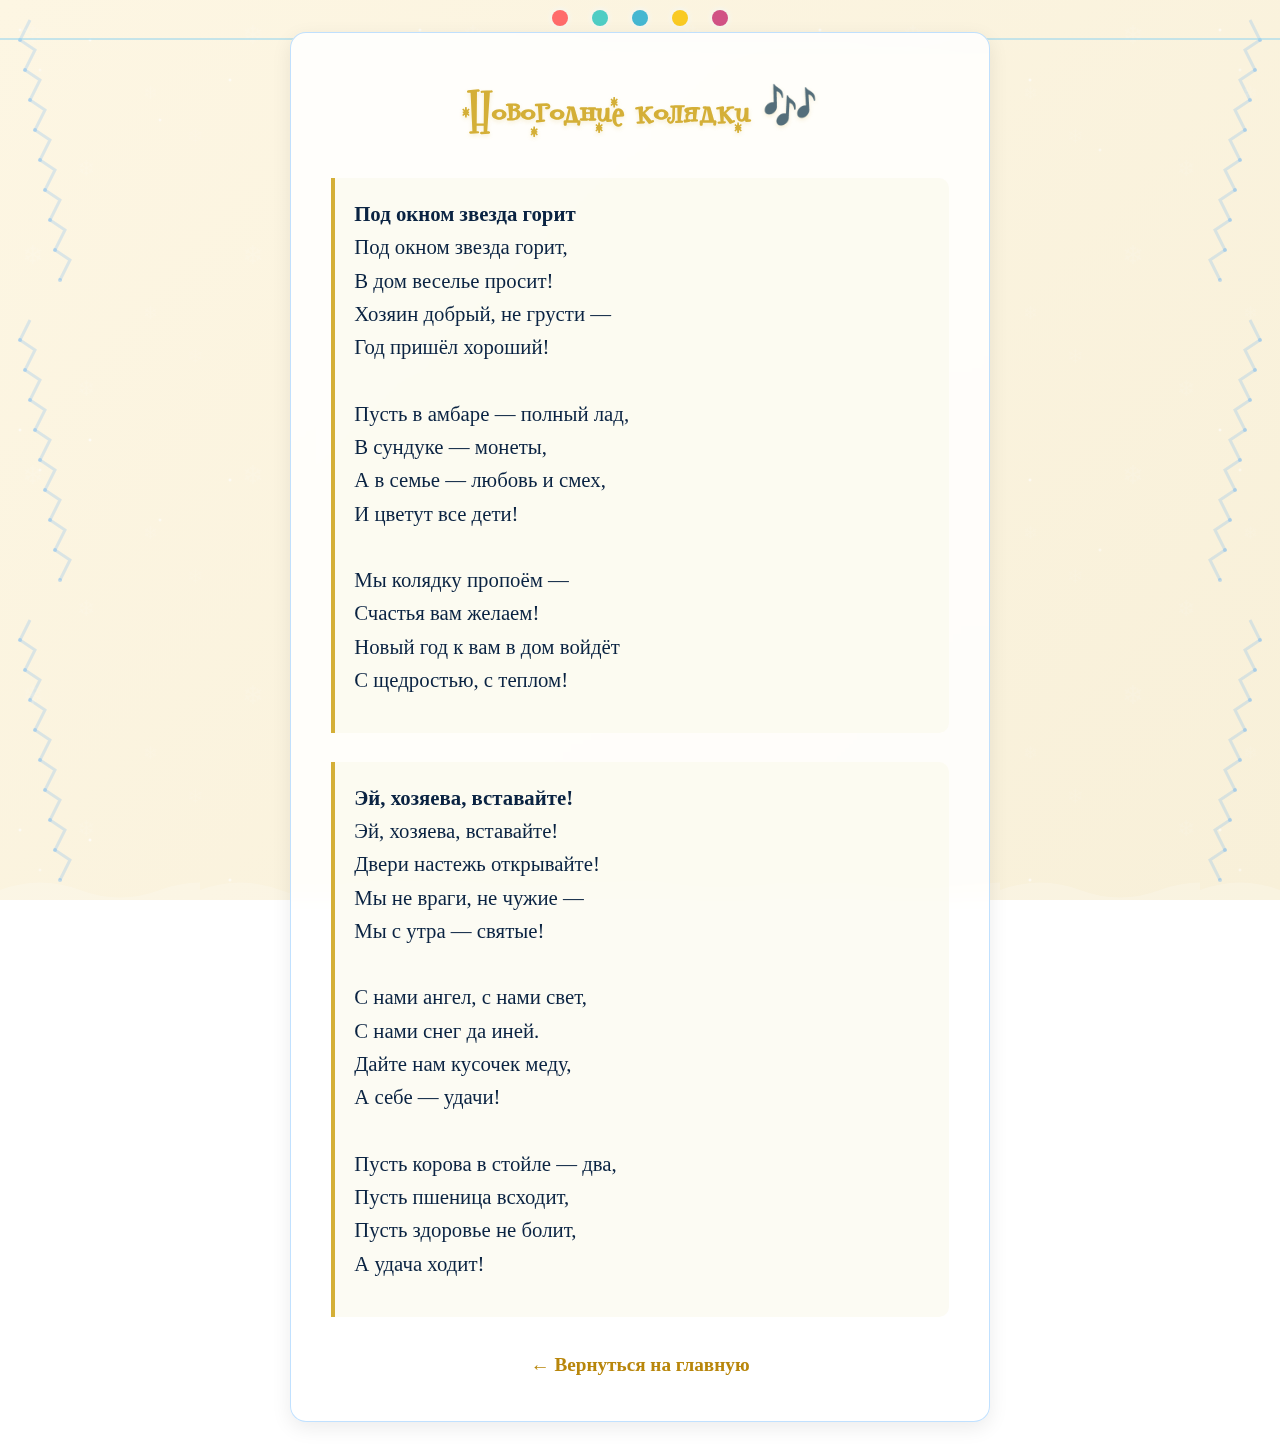
<file: kolyadki.html>
<!DOCTYPE html>
<html lang="ru">
<head>
  <meta charset="UTF-8">
  <meta name="viewport" content="width=device-width, initial-scale=1.0">
  <title>Новогодние колядки</title>
  <link rel="stylesheet" href="style.css">
  <style>
    body {
      background: linear-gradient(135deg, #fdf6e3, #f8f0d9) fixed;
      position: relative;
    }
    .content {
      max-width: 700px;
      margin: 0 auto;
      padding: 2.5rem;
      background: rgba(255, 255, 255, 0.85);
      border-radius: 16px;
      box-shadow: 0 6px 20px rgba(0, 0, 0, 0.08);
      position: relative;
      z-index: 20;
    }
    h1 {
      font-family: 'Pudelinka', cursive;
      font-size: 2.8rem;
      color: #d4af37;
      text-align: center;
      margin-bottom: 1.8rem;
      text-shadow: 0 2px 4px rgba(212, 175, 55, 0.2);
    }
    .carol {
      margin: 1.8rem 0;
      padding: 1.2rem;
      background: rgba(250, 248, 235, 0.6);
      border-left: 4px solid #d4af37;
      border-radius: 0 10px 10px 0;
      font-size: 1.3rem;
      line-height: 1.6;
      color: #333;
    }
    .back-link {
      display: block;
      text-align: center;
      margin-top: 2rem;
      font-size: 1.2rem;
      color: #b8860b;
      font-weight: bold;
      text-decoration: none;
    }
    .back-link:hover {
      text-decoration: underline;
    }
  </style>
</head>
<body>

  <!-- Гирлянда и снег (копия из index.html) -->
  <div class="garland">
    <div class="bulb"></div>
    <div class="bulb"></div>
    <div class="bulb"></div>
    <div class="bulb"></div>
    <div class="bulb"></div>
  </div>
  <div class="snowflakes" id="snow"></div>

  <div class="content">
    <h1>Новогодние колядки 🎶</h1>

    <div class="carol">
      <p><strong>Под окном звезда горит</strong><br>
      Под окном звезда горит,<br>
      В дом веселье просит!<br>
      Хозяин добрый, не грусти —<br>
      Год пришёл хороший!<br><br>

      Пусть в амбаре — полный лад,<br>
      В сундуке — монеты,<br>
      А в семье — любовь и смех,<br>
      И цветут все дети!<br><br>

      Мы колядку пропоём —<br>
      Счастья вам желаем!<br>
      Новый год к вам в дом войдёт<br>
      С щедростью, с теплом!</p>
    </div>

    <div class="carol">
      <p><strong>Эй, хозяева, вставайте!</strong><br>
      Эй, хозяева, вставайте!<br>
      Двери настежь открывайте!<br>
      Мы не враги, не чужие —<br>
      Мы с утра — святые!<br><br>

      С нами ангел, с нами свет,<br>
      С нами снег да иней.<br>
      Дайте нам кусочек меду,<br>
      А себе — удачи!<br><br>

      Пусть корова в стойле — два,<br>
      Пусть пшеница всходит,<br>
      Пусть здоровье не болит,<br>
      А удача ходит!</p>
    </div>

    <a href="index.html" class="back-link">← Вернуться на главную</a>
  </div>

  <!-- Скрипт снега -->
  <script>
    const snowContainer = document.getElementById('snow');
    for (let i = 0; i < 100; i++) {
      const flake = document.createElement('div');
      flake.classList.add('snowflake');
      const size = Math.random() * 5 + 2;
      const posX = Math.random() * 100;
      const duration = Math.random() * 8 + 6;
      const delay = Math.random() * 5;
      flake.style.width = `${size}px`;
      flake.style.height = `${size}px`;
      flake.style.left = `${posX}vw`;
      flake.style.animationDuration = `${duration}s`;
      flake.style.animationDelay = `${delay}s`;
      snowContainer.appendChild(flake);
    }
  </script>
</body>
</html>
</file>
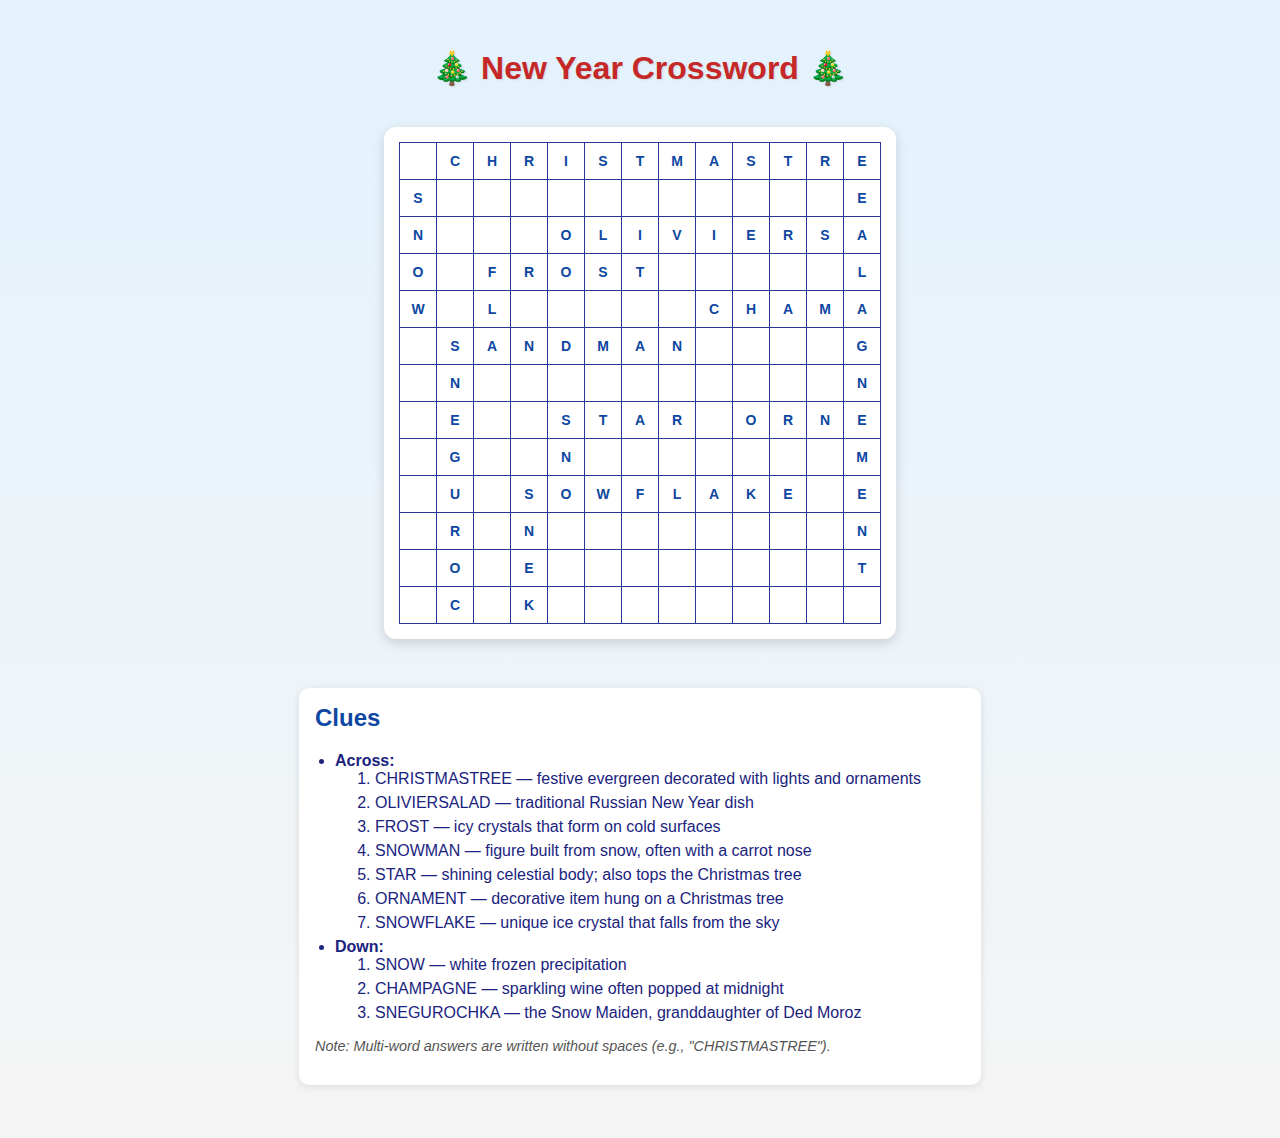
<file: krossvordEN.html>
<!DOCTYPE html>
<html lang="en">
<head>
  <meta charset="UTF-8" />
  <meta name="viewport" content="width=device-width, initial-scale=1.0"/>
  <title>New Year Crossword</title>
  <style>
    body {
      font-family: 'Segoe UI', Tahoma, Geneva, Verdana, sans-serif;
      background: linear-gradient(to bottom, #e3f2fd, #f5f5f5);
      text-align: center;
      padding: 20px;
      color: #1a237e;
    }
    h1 {
      color: #c62828;
      text-shadow: 1px 1px 2px rgba(0,0,0,0.1);
      margin-bottom: 20px;
    }
    .crossword-container {
      display: inline-block;
      margin: 20px auto;
      background: white;
      padding: 15px;
      border-radius: 12px;
      box-shadow: 0 4px 12px rgba(0,0,0,0.15);
    }
    .crossword {
      border-collapse: collapse;
    }
    .crossword td {
      width: 34px;
      height: 34px;
      border: 1px solid #283593;
      text-align: center;
      vertical-align: middle;
      font-weight: bold;
      font-size: 14px;
      background-color: #fff;
      color: #0d47a1;
    }
    .black {
      background-color: #1a237e;
    }
    .legend {
      max-width: 650px;
      margin: 25px auto;
      padding: 16px;
      background: white;
      border-radius: 10px;
      box-shadow: 0 2px 8px rgba(0,0,0,0.1);
      text-align: left;
    }
    .legend h2 {
      color: #0d47a1;
      margin-top: 0;
    }
    .legend ul {
      padding-left: 20px;
    }
    .legend li {
      margin-bottom: 6px;
    }
    .note {
      font-style: italic;
      color: #555;
      margin-top: 15px;
      font-size: 0.9em;
    }
  </style>
</head>
<body>
  <h1>🎄 New Year Crossword 🎄</h1>

  <!-- Crossword grid: 13x13 -->
  <div class="crossword-container">
    <table class="crossword">
      <tr>
        <td class="black"></td><td>C</td><td>H</td><td>R</td><td>I</td><td>S</td><td>T</td><td>M</td><td>A</td><td>S</td><td>T</td><td>R</td><td>E</td>
      </tr>
      <tr>
        <td>S</td><td></td><td></td><td></td><td></td><td></td><td></td><td></td><td></td><td></td><td></td><td></td><td>E</td>
      </tr>
      <tr>
        <td>N</td><td class="black"></td><td class="black"></td><td class="black"></td><td>O</td><td>L</td><td>I</td><td>V</td><td>I</td><td>E</td><td>R</td><td>S</td><td>A</td>
      </tr>
      <tr>
        <td>O</td><td class="black"></td><td>F</td><td>R</td><td>O</td><td>S</td><td>T</td><td class="black"></td><td class="black"></td><td class="black"></td><td class="black"></td><td class="black"></td><td>L</td>
      </tr>
      <tr>
        <td>W</td><td class="black"></td><td>L</td><td></td><td></td><td></td><td></td><td class="black"></td><td>C</td><td>H</td><td>A</td><td>M</td><td>A</td>
      </tr>
      <tr>
        <td class="black"></td><td>S</td><td>A</td><td>N</td><td>D</td><td>M</td><td>A</td><td>N</td><td></td><td></td><td></td><td></td><td>G</td>
      </tr>
      <tr>
        <td class="black"></td><td>N</td><td></td><td></td><td></td><td></td><td></td><td></td><td class="black"></td><td class="black"></td><td class="black"></td><td class="black"></td><td>N</td>
      </tr>
      <tr>
        <td class="black"></td><td>E</td><td class="black"></td><td class="black"></td><td>S</td><td>T</td><td>A</td><td>R</td><td class="black"></td><td>O</td><td>R</td><td>N</td><td>E</td>
      </tr>
      <tr>
        <td class="black"></td><td>G</td><td class="black"></td><td class="black"></td><td>N</td><td></td><td></td><td></td><td></td><td></td><td></td><td></td><td>M</td>
      </tr>
      <tr>
        <td class="black"></td><td>U</td><td class="black"></td><td>S</td><td>O</td><td>W</td><td>F</td><td>L</td><td>A</td><td>K</td><td>E</td><td class="black"></td><td>E</td>
      </tr>
      <tr>
        <td class="black"></td><td>R</td><td class="black"></td><td>N</td><td></td><td></td><td></td><td></td><td></td><td></td><td></td><td class="black"></td><td>N</td>
      </tr>
      <tr>
        <td class="black"></td><td>O</td><td class="black"></td><td>E</td><td class="black"></td><td class="black"></td><td class="black"></td><td class="black"></td><td class="black"></td><td class="black"></td><td class="black"></td><td class="black"></td><td>T</td>
      </tr>
      <tr>
        <td class="black"></td><td>C</td><td class="black"></td><td>K</td><td class="black"></td><td class="black"></td><td class="black"></td><td class="black"></td><td class="black"></td><td class="black"></td><td class="black"></td><td class="black"></td><td class="black"></td>
      </tr>
    </table>
  </div>

  <div class="legend">
    <h2>Clues</h2>
    <ul>
      <li><strong>Across:</strong>
        <ol>
          <li>CHRISTMASTREE — festive evergreen decorated with lights and ornaments</li>
          <li>OLIVIERSALAD — traditional Russian New Year dish</li>
          <li>FROST — icy crystals that form on cold surfaces</li>
          <li>SNOWMAN — figure built from snow, often with a carrot nose</li>
          <li>STAR — shining celestial body; also tops the Christmas tree</li>
          <li>ORNAMENT — decorative item hung on a Christmas tree</li>
          <li>SNOWFLAKE — unique ice crystal that falls from the sky</li>
        </ol>
      </li>
      <li><strong>Down:</strong>
        <ol>
          <li>SNOW — white frozen precipitation</li>
          <li>CHAMPAGNE — sparkling wine often popped at midnight</li>
          <li>SNEGUROCHKA — the Snow Maiden, granddaughter of Ded Moroz</li>
        </ol>
      </li>
    </ul>
    <p class="note">Note: Multi-word answers are written without spaces (e.g., "CHRISTMASTREE").</p>
  </div>
</body>
</html>
</file>
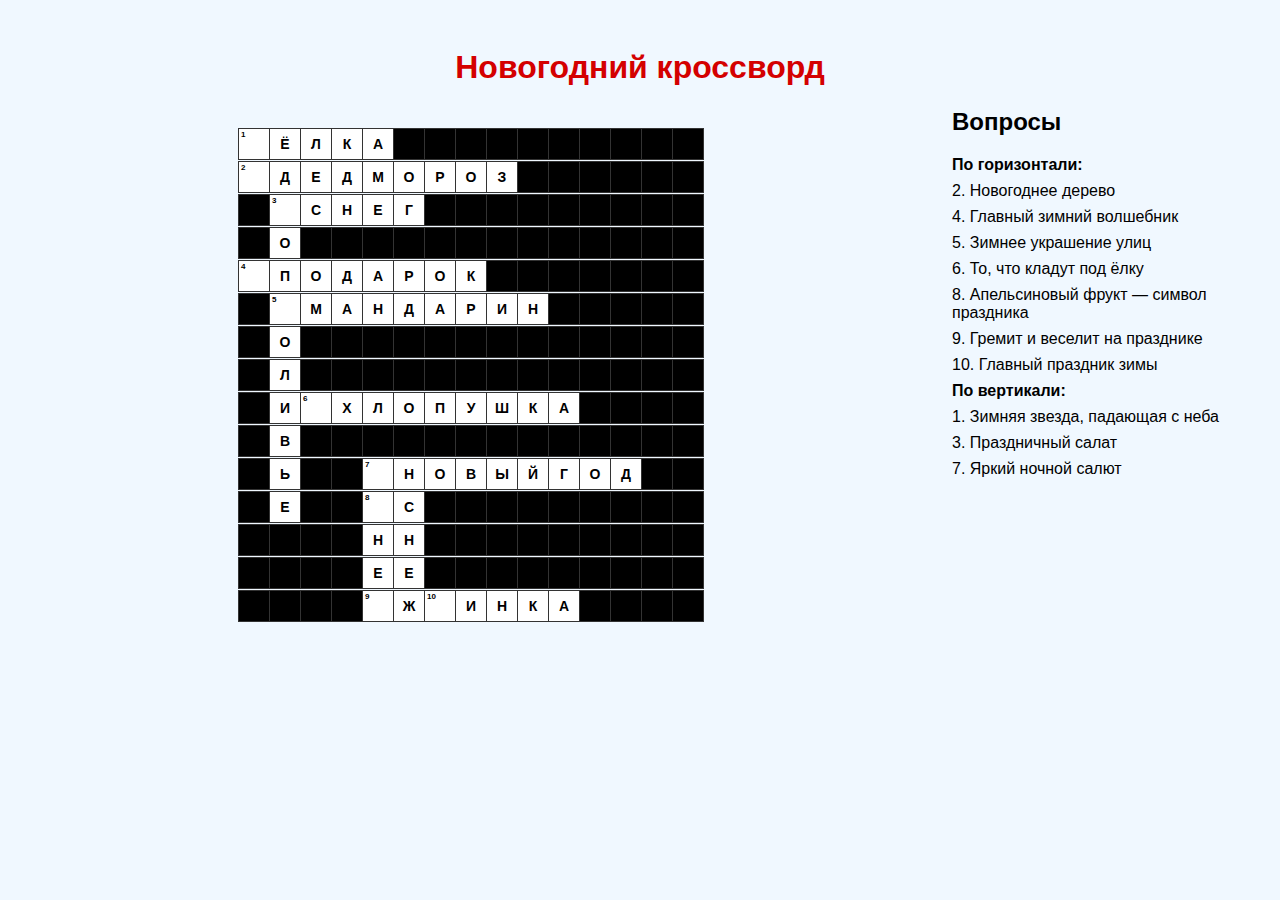
<file: krossvordRU.html>
<!DOCTYPE html>
<html lang="ru">
<head>
  <meta charset="UTF-8">
  <title>Новогодний кроссворд</title>
  <style>
    body {
      font-family: Arial, sans-serif;
      background-color: #f0f8ff;
      text-align: center;
      padding: 20px;
    }
    h1 {
      color: #d40000;
    }
    .container {
      display: flex;
      justify-content: center;
      gap: 40px;
      flex-wrap: wrap;
    }
    .grid {
      display: grid;
      grid-template-columns: repeat(15, 30px);
      grid-gap: 1px;
      margin: 20px auto;
    }
    .cell {
      width: 30px;
      height: 30px;
      background-color: white;
      border: 1px solid #333;
      display: flex;
      align-items: center;
      justify-content: center;
      font-weight: bold;
      position: relative;
      font-size: 14px;
    }
    .black {
      background-color: #000;
    }
    .number {
      position: absolute;
      top: 1px;
      left: 2px;
      font-size: 8px;
      color: #000;
    }
    .clues {
      text-align: left;
      max-width: 300px;
    }
    .clues h2 {
      margin-top: 0;
    }
    .clue {
      margin: 8px 0;
    }
  </style>
</head>
<body>
  <h1>Новогодний кроссворд</h1>
  <div class="container">
    <div class="grid" id="crossword"></div>
    <div class="clues">
      <h2>Вопросы</h2>
      <div class="clue"><strong>По горизонтали:</strong></div>
      <div class="clue">2. Новогоднее дерево</div>
      <div class="clue">4. Главный зимний волшебник</div>
      <div class="clue">5. Зимнее украшение улиц</div>
      <div class="clue">6. То, что кладут под ёлку</div>
      <div class="clue">8. Апельсиновый фрукт — символ праздника</div>
      <div class="clue">9. Гремит и веселит на празднике</div>
      <div class="clue">10. Главный праздник зимы</div>

      <div class="clue"><strong>По вертикали:</strong></div>
      <div class="clue">1. Зимняя звезда, падающая с неба</div>
      <div class="clue">3. Праздничный салат</div>
      <div class="clue">7. Яркий ночной салют</div>
    </div>
  </div>

  <script>
    // Сетка 15x15: '.' = пусто (черная клетка), иначе — буква или пустая клетка для ввода
    const gridData = [
      //0    1    2    3    4    5    6    7    8    9    10   11   12   13   14
      ['1', 'Ё', 'Л', 'К', 'А', '.', '.', '.', '.', '.', '.', '.', '.', '.', '.'], // 1 (горизонталь)
      ['2', 'Д', 'Е', 'Д', 'М', 'О', 'Р', 'О', 'З', '.', '.', '.', '.', '.', '.'], // 2
      ['.', '3', 'С', 'Н', 'Е', 'Г', '.', '.', '.', '.', '.', '.', '.', '.', '.'], // 3
      ['.', 'О', '.', '.', '.', '.', '.', '.', '.', '.', '.', '.', '.', '.', '.'], // пустая строка
      ['4', 'П', 'О', 'Д', 'А', 'Р', 'О', 'К', '.', '.', '.', '.', '.', '.', '.'], // 4
      ['.', '5', 'М', 'А', 'Н', 'Д', 'А', 'Р', 'И', 'Н', '.', '.', '.', '.', '.'], // 5
      ['.', 'О', '.', '.', '.', '.', '.', '.', '.', '.', '.', '.', '.', '.', '.'], // верт. "ОЛИВЬЕ"
      ['.', 'Л', '.', '.', '.', '.', '.', '.', '.', '.', '.', '.', '.', '.', '.'],
      ['.', 'И', '6', 'Х', 'Л', 'О', 'П', 'У', 'Ш', 'К', 'А', '.', '.', '.', '.'], // 6
      ['.', 'В', '.', '.', '.', '.', '.', '.', '.', '.', '.', '.', '.', '.', '.'],
      ['.', 'Ь', '.', '.', '7', 'Н', 'О', 'В', 'Ы', 'Й', 'Г', 'О', 'Д', '.', '.'], // 7
      ['.', 'Е', '.', '.', '8', 'С', '.', '.', '.', '.', '.', '.', '.', '.', '.'], // 8
      ['.', '.', '.', '.', 'Н', 'Н', '.', '.', '.', '.', '.', '.', '.', '.', '.'],
      ['.', '.', '.', '.', 'Е', 'Е', '.', '.', '.', '.', '.', '.', '.', '.', '.'],
      ['.', '.', '.', '.', '9', 'Ж', '10','И', 'Н', 'К', 'А', '.', '.', '.', '.'], // 9, 10
    ];

    // Номера клеток, где начинаются слова
    const numbers = {
      '0-0': 1,
      '1-0': 2,
      '2-1': 3,
      '4-0': 4,
      '5-1': 5,
      '8-2': 6,
      '10-4': 7,
      '11-4': 8,
      '14-4': 9,
      '14-6': 10
    };

    const gridEl = document.getElementById('crossword');

    for (let row = 0; row < 15; row++) {
      for (let col = 0; col < 15; col++) {
        const cell = document.createElement('div');
        cell.className = 'cell';
        const val = gridData[row][col];
        if (val === '.') {
          cell.classList.add('black');
        } else {
          if (/[А-ЯЁ]/.test(val)) {
            cell.textContent = val;
          }
          const key = `${row}-${col}`;
          if (numbers[key]) {
            const numSpan = document.createElement('span');
            numSpan.className = 'number';
            numSpan.textContent = numbers[key];
            cell.appendChild(numSpan);
          }
        }
        gridEl.appendChild(cell);
      }
    }
  </script>
</body>
</html>
</file>
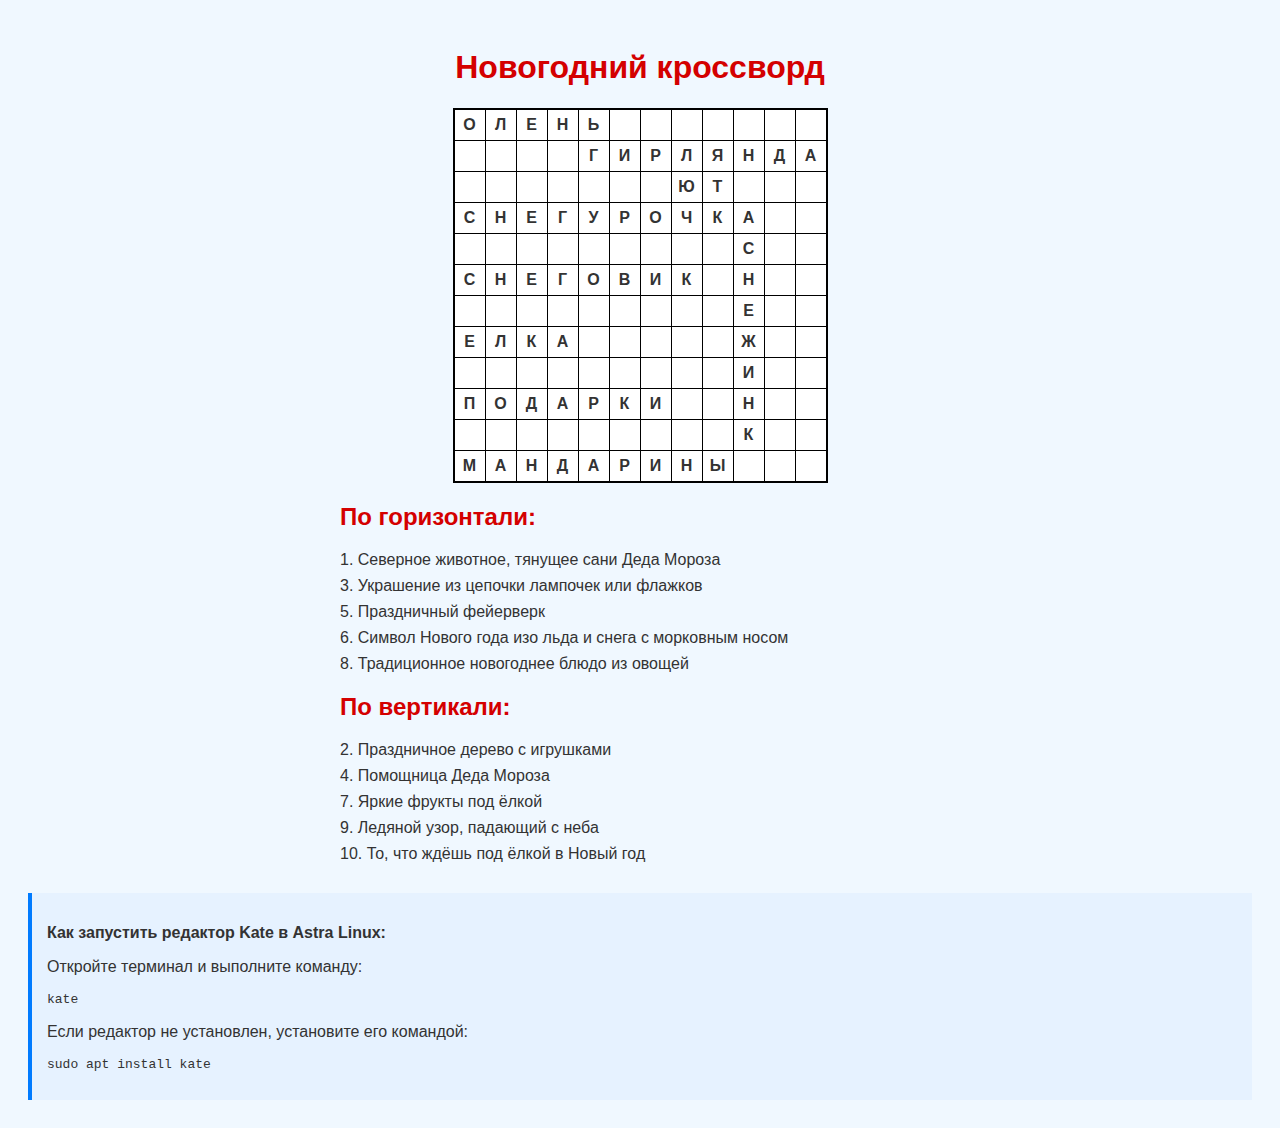
<file: krossvordRU3.html>
<!DOCTYPE html>
<html lang="ru">
<head>
  <meta charset="UTF-8">
  <meta name="viewport" content="width=device-width, initial-scale=1.0">
  <title>Новогодний кроссворд</title>
  <style>
    body {
      font-family: Arial, sans-serif;
      background-color: #f0f8ff;
      padding: 20px;
      color: #333;
    }
    h1 {
      text-align: center;
      color: #d40000;
    }
    .grid {
      display: grid;
      grid-template-columns: repeat(12, 30px);
      gap: 1px;
      margin: 20px auto;
      width: fit-content;
      background-color: #000;
      padding: 2px;
    }
    .cell {
      width: 30px;
      height: 30px;
      background-color: #fff;
      display: flex;
      align-items: center;
      justify-content: center;
      font-weight: bold;
      font-size: 16px;
    }
    .black {
      background-color: #000;
    }
    .clues {
      max-width: 600px;
      margin: 0 auto;
    }
    .clues h2 {
      color: #d40000;
    }
    .clue {
      margin: 8px 0;
    }
    .instructions {
      margin-top: 30px;
      padding: 15px;
      background-color: #e6f2ff;
      border-left: 4px solid #007bff;
    }
  </style>
</head>
<body>
  <h1>Новогодний кроссворд</h1>

  <!-- Кроссвордная сетка 12×12 -->
  <div class="grid" id="crossword-grid">
    <!-- Сетка будет заполнена JavaScript -->
  </div>

  <div class="clues">
    <h2>По горизонтали:</h2>
    <div class="clue">1. Северное животное, тянущее сани Деда Мороза</div>
    <div class="clue">3. Украшение из цепочки лампочек или флажков</div>
    <div class="clue">5. Праздничный фейерверк</div>
    <div class="clue">6. Символ Нового года изо льда и снега с морковным носом</div>
    <div class="clue">8. Традиционное новогоднее блюдо из овощей</div>

    <h2>По вертикали:</h2>
    <div class="clue">2. Праздничное дерево с игрушками</div>
    <div class="clue">4. Помощница Деда Мороза</div>
    <div class="clue">7. Яркие фрукты под ёлкой</div>
    <div class="clue">9. Ледяной узор, падающий с неба</div>
    <div class="clue">10. То, что ждёшь под ёлкой в Новый год</div>
  </div>

  <div class="instructions">
    <p><strong>Как запустить редактор Kate в Astra Linux:</strong></p>
    <p>Откройте терминал и выполните команду:</p>
    <pre>kate</pre>
    <p>Если редактор не установлен, установите его командой:</p>
    <pre>sudo apt install kate</pre>
  </div>

  <script>
    // Сетка кроссворда (12x12). '.' — пустая клетка, '#' — чёрная клетка
    const gridData = [
      ['О','Л','Е','Н','Ь','.','.','.','.','.','.','.'],
      ['.','.','.','.','Г','И','Р','Л','Я','Н','Д','А'],
      ['.','.','.','.','.','.','.','Ю','Т','.','.','.'],
      ['С','Н','Е','Г','У','Р','О','Ч','К','А','.','.'],
      ['.','.','.','.','.','.','.','.','.','С','.','.'],
      ['С','Н','Е','Г','О','В','И','К','.','Н','.','.'],
      ['.','.','.','.','.','.','.','.','.','Е','.','.'],
      ['Е','Л','К','А','.','.','.','.','.','Ж','.','.'],
      ['.','.','.','.','.','.','.','.','.','И','.','.'],
      ['П','О','Д','А','Р','К','И','.','.','Н','.','.'],
      ['.','.','.','.','.','.','.','.','.','К','.','.'],
      ['М','А','Н','Д','А','Р','И','Н','Ы','.','.','.']
    ];

    const gridContainer = document.getElementById('crossword-grid');

    gridData.forEach((row, rowIndex) => {
      row.forEach((cell, colIndex) => {
        const cellDiv = document.createElement('div');
        cellDiv.classList.add('cell');
        if (cell === '#') {
          cellDiv.classList.add('black');
        } else if (cell !== '.') {
          cellDiv.textContent = cell;
        }
        gridContainer.appendChild(cellDiv);
      });
    });
  </script>
</body>
</html>
</file>
<file: style.css>
/* === Сброс стилей === */
* {
  margin: 0;
  padding: 0;
  box-sizing: border-box;
}

/* === Подключение шрифта Pudelinka === */
@font-face {
  font-family: 'Pudelinka';
  src: url('Fonts/pudelinka.ttf') format('truetype');
  font-weight: normal;
  font-style: normal;
  font-display: swap;
}

/* === 🎄 НОВОГОДНИЙ ГОЛУБОЙ ГРАДИЕНТ === */
body {
  background: 
    radial-gradient(ellipse at top, rgba(224, 247, 255, 0.4) 0%, transparent 60%),
    radial-gradient(ellipse at bottom, rgba(0, 102, 204, 0.3) 0%, transparent 60%),
    linear-gradient(135deg, #001f3f 0%, #003366 20%, #0066cc 40%, #00aaff 60%, #66d9ff 80%, #cceeff 100%);
  background-size: 400% 400%;
  animation: gradientShift 25s ease infinite;

  min-height: 100vh;
  color: #f0f8ff;
  font-family: Georgia, serif;
  line-height: 1.7;
  padding: 2rem;
  position: relative;
}

@keyframes gradientShift {
  0% { background-position: 0% 50%; }
  50% { background-position: 100% 50%; }
  100% { background-position: 0% 50%; }
}

/* === Реалистичный новогодний фон: снежинки + ветки ели + сугробы === */
body::before {
  content: "";
  position: fixed;
  top: 0;
  left: 0;
  width: 100%;
  height: 100%;
  background-image:
    url("data:image/svg+xml,%3Csvg xmlns='http://www.w3.org/2000/svg' viewBox='0 0 200 200'%3E%3Ctext x='20' y='40' font-size='24' fill='rgba(255,255,255,0.12)'%3E❄%3C/text%3E%3Ctext x='130' y='90' font-size='16' fill='rgba(255,255,255,0.1)'%3E❄%3C/text%3E%3Ctext x='70' y='160' font-size='20' fill='rgba(255,255,255,0.11)'%3E❄%3C/text%3E%3Ctext x='170' y='130' font-size='18' fill='rgba(255,255,255,0.09)'%3E❄%3C/text%3E%3C/svg%3E"),
    url("data:image/svg+xml,%3Csvg xmlns='http://www.w3.org/2000/svg' viewBox='0 0 120 300'%3E%3Cpath d='M30,20 L20,40 L35,50 L25,70 L40,80 L30,100 L45,110 L35,130 L50,140 L40,160 L55,170 L45,190 L60,200 L50,220 L65,230 L55,250 L70,260 L60,280' stroke='rgba(30,144,255,0.15)' stroke-width='3' fill='none'/%3E%3Ccircle cx='20' cy='40' r='2' fill='rgba(30,144,255,0.25)'/%3E%3Ccircle cx='25' cy='70' r='2' fill='rgba(30,144,255,0.25)'/%3E%3Ccircle cx='30' cy='100' r='2' fill='rgba(30,144,255,0.25)'/%3E%3Ccircle cx='35' cy='130' r='2' fill='rgba(30,144,255,0.25)'/%3E%3Ccircle cx='40' cy='160' r='2' fill='rgba(30,144,255,0.25)'/%3E%3Ccircle cx='45' cy='190' r='2' fill='rgba(30,144,255,0.25)'/%3E%3Ccircle cx='50' cy='220' r='2' fill='rgba(30,144,255,0.25)'/%3E%3Ccircle cx='55' cy='250' r='2' fill='rgba(30,144,255,0.25)'/%3E%3Ccircle cx='60' cy='280' r='2' fill='rgba(30,144,255,0.25)'/%3E%3C/svg%3E"),
    url("data:image/svg+xml,%3Csvg xmlns='http://www.w3.org/2000/svg' viewBox='0 0 120 300'%3E%3Cpath d='M90,20 L100,40 L85,50 L95,70 L80,80 L90,100 L75,110 L85,130 L70,140 L80,160 L65,170 L75,190 L60,200 L70,220 L55,230 L65,250 L50,260 L60,280' stroke='rgba(30,144,255,0.15)' stroke-width='3' fill='none'/%3E%3Ccircle cx='100' cy='40' r='2' fill='rgba(30,144,255,0.25)'/%3E%3Ccircle cx='95' cy='70' r='2' fill='rgba(30,144,255,0.25)'/%3E%3Ccircle cx='90' cy='100' r='2' fill='rgba(30,144,255,0.25)'/%3E%3Ccircle cx='85' cy='130' r='2' fill='rgba(30,144,255,0.25)'/%3E%3Ccircle cx='80' cy='160' r='2' fill='rgba(30,144,255,0.25)'/%3E%3Ccircle cx='75' cy='190' r='2' fill='rgba(30,144,255,0.25)'/%3E%3Ccircle cx='70' cy='220' r='2' fill='rgba(30,144,255,0.25)'/%3E%3Ccircle cx='65' cy='250' r='2' fill='rgba(30,144,255,0.25)'/%3E%3Ccircle cx='60' cy='280' r='2' fill='rgba(30,144,255,0.25)'/%3E%3C/svg%3E"),
    url("data:image/svg+xml,%3Csvg xmlns='http://www.w3.org/2000/svg' viewBox='0 0 200 60'%3E%3Cpath d='M0,50 Q40,35 80,50 T160,50 T240,50 L200,60 L0,60 Z' fill='rgba(255,255,255,0.2)'/%3E%3C/svg%3E");

  background-repeat: repeat, repeat-y, repeat-y, repeat-x;
  background-position: 0 0, 0 0, 100% 0, 0 100%;
  background-size: 220px 220px, 120px 300px, 120px 300px, 200px 60px;
  pointer-events: none;
  z-index: 1;
}

/* === Мерцающие звёздочки === */
body::after {
  content: "";
  position: fixed;
  top: 0;
  left: 0;
  width: 100%;
  height: 100%;
  background-image: 
    radial-gradient(2px 2px at 20px 30px, rgba(255,255,255,0.9), transparent),
    radial-gradient(2px 2px at 40px 70px, rgba(255,255,255,0.7), transparent),
    radial-gradient(2px 2px at 90px 40px, rgba(255,255,255,1), transparent),
    radial-gradient(2px 2px at 160px 120px, rgba(255,255,255,0.8), transparent),
    radial-gradient(2px 2px at 230px 80px, rgba(255,255,255,0.9), transparent),
    radial-gradient(2px 2px at 300px 150px, rgba(255,255,255,0.7), transparent);
  background-size: 400px 400px;
  animation: twinkle 4s ease-in-out infinite;
  pointer-events: none;
  z-index: 3;
}

@keyframes twinkle {
  0%, 100% { opacity: 0.8; }
  50% { opacity: 1; }
}

/* === Шрифт Pudelinka для заголовков === */
h1, h2 {
  font-family: 'Pudelinka', cursive;
  color: #ffffff;
}

/* === Заголовок "С Новым Годом!" === */
h1 {
  font-size: 3rem;
  text-align: center;
  margin-bottom: 1.8rem;
  text-shadow: 0 2px 6px rgba(0, 30, 60, 0.4), 0 0 15px rgba(100, 200, 255, 0.7);
  animation: glow 3s ease-in-out infinite alternate;
}

@keyframes glow {
  from { text-shadow: 0 2px 6px rgba(0, 30, 60, 0.4), 0 0 15px rgba(100, 200, 255, 0.7); }
  to { text-shadow: 0 2px 6px rgba(0, 30, 60, 0.4), 0 0 25px rgba(150, 220, 255, 1); }
}

/* === Даты === */
h2 {
  font-size: 1.7rem;
  margin: 1.6rem 0 1rem;
  border-bottom: 1px dashed #a0d8ef;
  padding-bottom: 0.3rem;
  color: #cce6ff;
}

/* === ✅ ОБНОВЛЁННЫЙ БЛОК КОНТЕНТА (светлый фон) === */
.content {
  max-width: 800px;
  margin: 0 auto;
  /* Светлый полупрозрачный фон — без тёмных цветов! */
  background: rgba(200, 230, 255, 0.25);
  backdrop-filter: blur(10px);
  padding: 2.4rem;
  border-radius: 20px;
  box-shadow: 
    0 8px 32px rgba(0, 30, 60, 0.15),
    0 0 0 1px rgba(160, 216, 239, 0.5) inset;
  position: relative;
  z-index: 10;
  color: #0a2342; /* тёмный текст для контраста на светлом фоне */
  border: 1px solid rgba(100, 180, 255, 0.4);
}

/* === Текст === */
p, blockquote {
  font-size: 1.3rem;
  margin-bottom: 1.1rem;
  color: #0a2342; /* тёмный текст для читаемости */
}

blockquote {
  font-style: italic;
  padding-left: 1rem;
  border-left: 3px solid #6bb6ff;
  margin: 1.2rem 0;
}

a {
  color: #0066cc;
  text-decoration: none;
  font-weight: bold;
  transition: all 0.3s ease;
}
a:hover {
  color: #003366;
  text-decoration: underline;
  text-shadow: 0 0 8px rgba(100, 180, 255, 0.6);
}

img {
  max-width: 100px;
  display: block;
  margin: 0.8rem auto;
  border-radius: 8px;
  box-shadow: 0 4px 12px rgba(0, 30, 60, 0.2);
}

/* === Гирлянда сверху === */
.garland {
  position: fixed;
  top: 10px;
  left: 0;
  width: 100%;
  display: flex;
  justify-content: center;
  gap: 24px;
  z-index: 15;
  border-bottom: 2px solid rgba(160, 216, 239, 0.6);
  padding-bottom: 12px;
}

.bulb {
  width: 16px;
  height: 16px;
  border-radius: 50%;
  animation: twinkle 3s infinite alternate;
  box-shadow: 0 0 6px currentColor;
}

.bulb:nth-child(1) { background: #ff6b6b; animation-delay: 0s; }
.bulb:nth-child(2) { background: #4ecdc4; animation-delay: 0.5s; }
.bulb:nth-child(3) { background: #45b7d1; animation-delay: 1s; }
.bulb:nth-child(4) { background: #f9ca24; animation-delay: 1.5s; }
.bulb:nth-child(5) { background: #d15285; animation-delay: 2s; }

@keyframes twinkle {
  0% { opacity: 0.6; transform: scale(0.9); }
  100% { opacity: 1; transform: scale(1.1); box-shadow: 0 0 14px currentColor; }
}

/* === Падающие снежинки === */
.snowflakes {
  position: fixed;
  top: 0;
  left: 0;
  width: 100%;
  height: 100%;
  pointer-events: none;
  z-index: 2;
}

.snowflake {
  position: absolute;
  background: white;
  border-radius: 50%;
  opacity: 0.9;
  animation: fall linear infinite;
  top: -20px;
  box-shadow: 0 0 4px rgba(255, 255, 255, 0.6);
}

.snowflake:nth-child(1) { left: 5%; width: 5px; height: 5px; animation-duration: 15s; animation-delay: 0s; }
.snowflake:nth-child(2) { left: 12%; width: 3px; height: 3px; animation-duration: 18s; animation-delay: 1s; }
.snowflake:nth-child(3) { left: 22%; width: 6px; height: 6px; animation-duration: 22s; animation-delay: 2s; }
.snowflake:nth-child(4) { left: 32%; width: 4px; height: 4px; animation-duration: 16s; animation-delay: 0.5s; }
.snowflake:nth-child(5) { left: 42%; width: 8px; height: 8px; animation-duration: 12s; animation-delay: 1.5s; }
.snowflake:nth-child(6) { left: 52%; width: 3px; height: 3px; animation-duration: 25s; animation-delay: 2.5s; }
.snowflake:nth-child(7) { left: 62%; width: 5px; height: 5px; animation-duration: 14s; animation-delay: 0.8s; }
.snowflake:nth-child(8) { left: 72%; width: 6px; height: 6px; animation-duration: 20s; animation-delay: 3s; }
.snowflake:nth-child(9) { left: 82%; width: 4px; height: 4px; animation-duration: 17s; animation-delay: 1.2s; }
.snowflake:nth-child(10) { left: 92%; width: 5px; height: 5px; animation-duration: 13s; animation-delay: 2.2s; }

@keyframes fall {
  to {
    transform: translateY(105vh) rotate(360deg);
  }
}

/* === Адаптивность === */
@media (max-width: 600px) {
  body { padding: 1rem; }
  .content { padding: 1.8rem; }
  h1 { font-size: 2.3rem; }
  h2 { font-size: 1.45rem; }
  p, blockquote { font-size: 1.15rem; }
  .garland {
    gap: 16px;
    top: 8px;
  }
  .bulb {
    width: 12px;
    height: 12px;
  }
}
</file>
